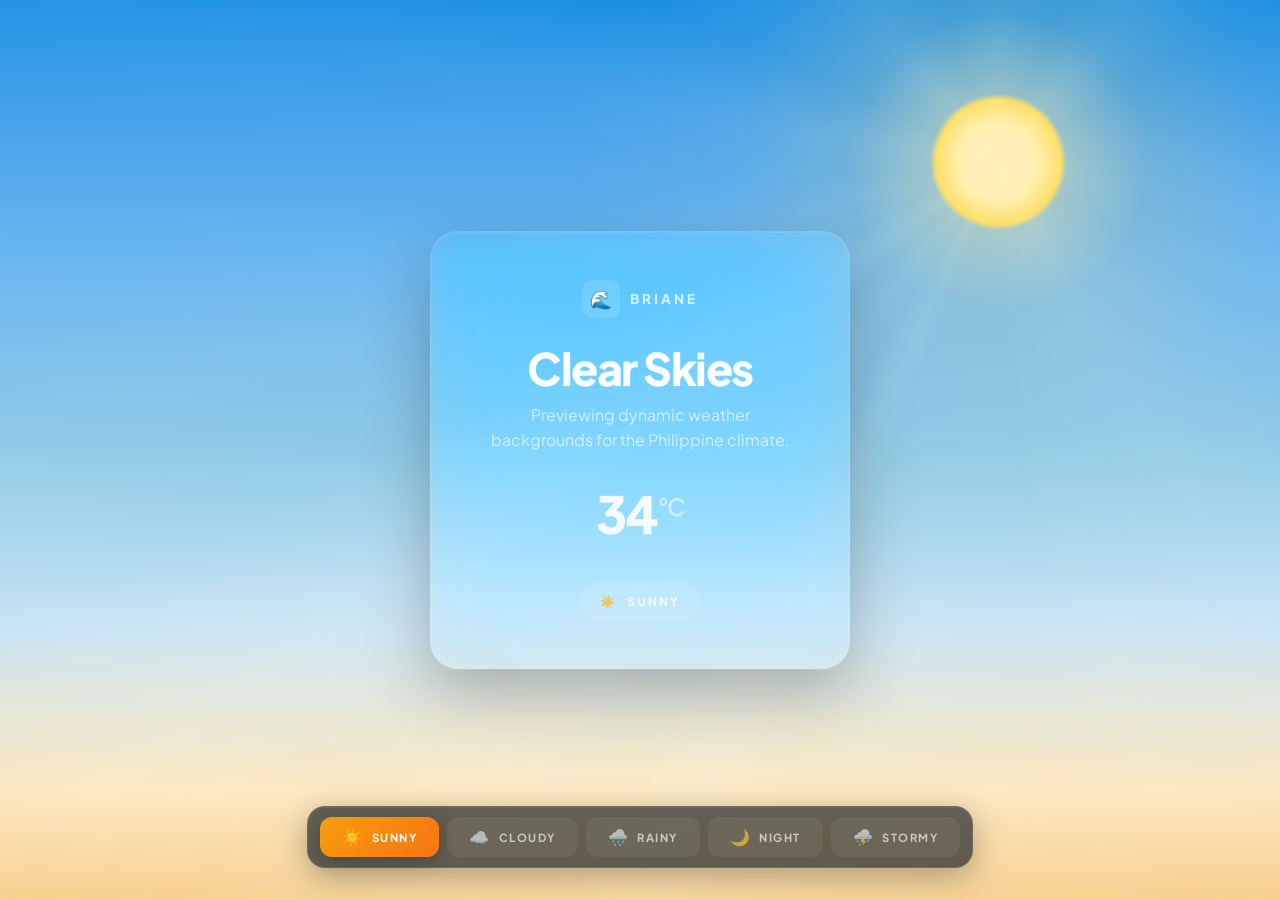
<file: background/preview.html>
<!DOCTYPE html>
<html lang="en">
<head>
    <meta charset="UTF-8">
    <meta name="viewport" content="width=device-width, initial-scale=1.0">
    <title>Weather Backgrounds Preview | BRIANE</title>
    <meta name="description" content="Preview immersive weather backgrounds for BRIANE — Philippine climate-inspired dynamic scenes.">
    <link rel="stylesheet" href="../style.css">
    <link rel="stylesheet" href="weather-backgrounds.css">
    <style>
        /* ── Preview Page Specific Styles ── */
        body {
            margin: 0;
            overflow: hidden;
            font-family: 'Plus Jakarta Sans', -apple-system, BlinkMacSystemFont, sans-serif;
        }

        /* ── Control Bar ── */
        .preview-controls {
            position: fixed;
            bottom: 32px;
            left: 50%;
            transform: translateX(-50%);
            background: rgba(15, 23, 42, 0.65);
            backdrop-filter: blur(24px) saturate(180%);
            -webkit-backdrop-filter: blur(24px) saturate(180%);
            padding: 10px 12px;
            border-radius: 18px;
            display: flex;
            gap: 8px;
            z-index: 1000;
            border: 1px solid rgba(255, 255, 255, 0.08);
            box-shadow:
                0 8px 32px rgba(0, 0, 0, 0.3),
                inset 0 1px 0 rgba(255, 255, 255, 0.06);
        }

        .preview-btn {
            position: relative;
            padding: 12px 22px;
            border: none;
            border-radius: 12px;
            font-weight: 700;
            cursor: pointer;
            transition: all 0.3s cubic-bezier(0.4, 0, 0.2, 1);
            text-transform: uppercase;
            font-size: 0.7rem;
            letter-spacing: 1.5px;
            font-family: inherit;
            display: flex;
            align-items: center;
            gap: 8px;
            background: rgba(255, 255, 255, 0.06);
            color: rgba(255, 255, 255, 0.65);
            overflow: hidden;
        }

        .preview-btn .btn-icon {
            font-size: 1rem;
            line-height: 1;
        }

        .preview-btn::before {
            content: '';
            position: absolute;
            inset: 0;
            border-radius: inherit;
            opacity: 0;
            transition: opacity 0.3s;
        }

        .preview-btn:hover {
            color: white;
            background: rgba(255, 255, 255, 0.12);
            transform: translateY(-1px);
            box-shadow: 0 4px 16px rgba(0, 0, 0, 0.2);
        }

        .preview-btn.active {
            color: white;
            box-shadow: 0 4px 20px rgba(0, 0, 0, 0.25);
        }

        .preview-btn.active.btn-sunny {
            background: linear-gradient(135deg, #f59e0b, #f97316);
        }
        .preview-btn.active.btn-cloudy {
            background: linear-gradient(135deg, #64748b, #475569);
        }
        .preview-btn.active.btn-rainy {
            background: linear-gradient(135deg, #0284c7, #0369a1);
        }
        .preview-btn.active.btn-night {
            background: linear-gradient(135deg, #312e81, #1e1b4b);
            box-shadow: 0 4px 20px rgba(79, 70, 229, 0.2);
        }
        .preview-btn.active.btn-stormy {
            background: linear-gradient(135deg, #dc2626, #991b1b);
        }

        /* ── Info Card ── */
        .sample-card {
            position: fixed;
            top: 50%;
            left: 50%;
            transform: translate(-50%, -50%);
            background: rgba(255, 255, 255, 0.08);
            backdrop-filter: blur(30px) saturate(160%);
            -webkit-backdrop-filter: blur(30px) saturate(160%);
            border: 1px solid rgba(255, 255, 255, 0.12);
            padding: 48px 42px;
            border-radius: 28px;
            width: 420px;
            max-width: 90vw;
            text-align: center;
            color: white;
            box-shadow:
                0 24px 64px rgba(0, 0, 0, 0.25),
                inset 0 1px 0 rgba(255, 255, 255, 0.08);
            transition: box-shadow 0.5s ease;
        }

        .card-brand {
            display: inline-flex;
            align-items: center;
            gap: 10px;
            margin-bottom: 24px;
        }

        .card-brand-icon {
            width: 38px;
            height: 38px;
            background: rgba(255, 255, 255, 0.12);
            border-radius: 10px;
            display: flex;
            align-items: center;
            justify-content: center;
            font-size: 1.1rem;
        }

        .card-brand-name {
            font-size: 0.85rem;
            font-weight: 800;
            letter-spacing: 3px;
            text-transform: uppercase;
            opacity: 0.7;
        }

        .sample-card h1 {
            font-size: 2.8rem;
            margin-bottom: 8px;
            font-weight: 800;
            letter-spacing: -1.5px;
            line-height: 1.15;
        }

        .sample-card .subtitle {
            opacity: 0.65;
            font-size: 1rem;
            line-height: 1.6;
            max-width: 300px;
            margin: 0 auto;
        }

        .weather-label {
            display: inline-block;
            margin-top: 28px;
            padding: 8px 20px;
            background: rgba(255, 255, 255, 0.1);
            border-radius: 100px;
            font-size: 0.75rem;
            font-weight: 700;
            letter-spacing: 2px;
            text-transform: uppercase;
            opacity: 0.8;
            transition: all 0.5s ease;
            border: 1px solid rgba(255, 255, 255, 0.08);
        }

        .weather-label .weather-emoji {
            margin-right: 6px;
        }

        /* ── Temperature Display ── */
        .temp-display {
            margin-top: 20px;
            font-size: 3.2rem;
            font-weight: 800;
            letter-spacing: -2px;
            opacity: 0.9;
        }

        .temp-display .deg {
            font-size: 1.5rem;
            font-weight: 600;
            opacity: 0.6;
            vertical-align: super;
        }

        /* ── Responsive ── */
        @media (max-width: 640px) {
            .preview-controls {
                bottom: 20px;
                gap: 5px;
                padding: 8px 10px;
                border-radius: 14px;
            }
            .preview-btn {
                padding: 10px 14px;
                font-size: 0.6rem;
            }
            .preview-btn .btn-label {
                display: none;
            }
            .sample-card {
                padding: 36px 28px;
            }
            .sample-card h1 {
                font-size: 2rem;
            }
        }
    </style>
</head>
<body>
    <!-- Background Container -->
    <div class="weather-bg-container bg-sunny"></div>

    <!-- Info Card -->
    <div class="sample-card" id="info-card">
        <div class="card-brand">
            <div class="card-brand-icon">🌊</div>
            <span class="card-brand-name">BRIANE</span>
        </div>
        <h1 id="card-title">Clear Skies</h1>
        <p class="subtitle">Previewing dynamic weather backgrounds for the Philippine climate.</p>
        <div class="temp-display" id="temp-display">34<span class="deg">°C</span></div>
        <div class="weather-label" id="weather-label">
            <span class="weather-emoji">☀️</span>
            <span id="label-text">Sunny</span>
        </div>
    </div>

    <!-- Controls -->
    <div class="preview-controls" id="controls">
        <button class="preview-btn btn-sunny active" data-type="sunny" id="btn-sunny">
            <span class="btn-icon">☀️</span>
            <span class="btn-label">Sunny</span>
        </button>
        <button class="preview-btn btn-cloudy" data-type="cloudy" id="btn-cloudy">
            <span class="btn-icon">☁️</span>
            <span class="btn-label">Cloudy</span>
        </button>
        <button class="preview-btn btn-rainy" data-type="rainy" id="btn-rainy">
            <span class="btn-icon">🌧️</span>
            <span class="btn-label">Rainy</span>
        </button>
        <button class="preview-btn btn-night" data-type="night" id="btn-night">
            <span class="btn-icon">🌙</span>
            <span class="btn-label">Night</span>
        </button>
        <button class="preview-btn btn-stormy" data-type="stormy" id="btn-stormy">
            <span class="btn-icon">⛈️</span>
            <span class="btn-label">Stormy</span>
        </button>
    </div>

    <script src="background-manager.js"></script>
    <script>
        (function () {
            const weatherData = {
                sunny:  { title: 'Clear Skies',       temp: '34', emoji: '☀️',  label: 'Sunny'  },
                cloudy: { title: 'Overcast',          temp: '29', emoji: '☁️',  label: 'Cloudy' },
                rainy:  { title: 'Heavy Monsoon',     temp: '25', emoji: '🌧️', label: 'Rainy'  },
                night:  { title: 'Clear Night',       temp: '27', emoji: '🌙',  label: 'Night'  },
                stormy: { title: 'Typhoon Warning',   temp: '23', emoji: '⛈️',  label: 'Stormy' },
            };

            const controls = document.getElementById('controls');
            const btns = controls.querySelectorAll('.preview-btn');

            function switchTo(type) {
                setWeatherBackground(type);

                // Update active button
                btns.forEach(b => b.classList.remove('active'));
                const activeBtn = controls.querySelector(`[data-type="${type}"]`);
                if (activeBtn) activeBtn.classList.add('active');

                // Update card info
                const data = weatherData[type] || weatherData.sunny;
                document.getElementById('card-title').textContent = data.title;
                document.getElementById('temp-display').innerHTML =
                    `${data.temp}<span class="deg">°C</span>`;
                document.querySelector('#weather-label .weather-emoji').textContent = data.emoji;
                document.getElementById('label-text').textContent = data.label;
            }

            // Attach click handlers
            btns.forEach(btn => {
                btn.addEventListener('click', () => switchTo(btn.dataset.type));
            });

            // Keyboard nav (1-5)
            document.addEventListener('keydown', (e) => {
                const keyMap = { '1': 'sunny', '2': 'cloudy', '3': 'rainy', '4': 'night', '5': 'stormy' };
                if (keyMap[e.key]) switchTo(keyMap[e.key]);
            });

            // Initialize
            switchTo('sunny');
        })();
    </script>
</body>
</html>
</file>
<file: style.css>
@import url('https://fonts.googleapis.com/css2?family=Plus+Jakarta+Sans:wght@300;400;500;600;700;800&display=swap');

:root {
    --primary: #6366f1;
    --primary-dark: #4f46e5;
    --primary-light: #eef2ff;
    --accent: #8b5cf6;
    --success: #10b981;
    --danger: #ef4444;
    --warning: #f59e0b;
    --background: #f8fafc;
    --surface: #ffffff;
    --text-main: #0f172a;
    --text-muted: #64748b;
    --border: #e2e8f0;
    --sidebar-bg: #111827;
    --sidebar-text: #9ca3af;
    --sidebar-active: #ffffff;
    --sidebar-item-hover: rgba(255, 255, 255, 0.05);
    --radius-lg: 20px;
    --radius-md: 12px;
    --shadow-sm: 0 1px 2px 0 rgb(0 0 0 / 0.05);
    --shadow-md: 0 4px 6px -1px rgb(0 0 0 / 0.1);
    --shadow-xl: 0 20px 25px -5px rgba(0, 0, 0, 0.1);
}

* {
    margin: 0;
    padding: 0;
    box-sizing: border-box;
    -webkit-tap-highlight-color: transparent;
}

body {
    font-family: 'Plus Jakarta Sans', sans-serif;
    background-color: var(--background);
    color: var(--text-main);
    line-height: 1.6;
    min-height: 100vh;
}

/* --- Layout --- */
.app-wrapper {
    display: flex;
    min-height: 100vh;
}

.sidebar {
    width: 280px;
    background-color: var(--sidebar-bg);
    color: white;
    padding: 2rem 1.25rem;
    display: flex;
    flex-direction: column;
    position: fixed;
    height: 100vh;
    z-index: 1000;
}

.main-viewport {
    flex: 1;
    margin-left: 280px;
    padding: 2.5rem;
    width: calc(100% - 280px);
    background-color: var(--background);
}

/* --- Sidebar Components --- */
.brand-area {
    display: flex;
    align-items: center;
    gap: 12px;
    margin-bottom: 3rem;
    padding-left: 0.5rem;
}

.brand-logo {
    width: 36px;
    height: 36px;
    background: var(--primary);
    border-radius: 10px;
    display: flex;
    align-items: center;
    justify-content: center;
    color: white;
}

.brand-name {
    font-size: 1.25rem;
    font-weight: 800;
    letter-spacing: -0.5px;
    color: white;
}

.nav-menu {
    flex: 1;
    display: flex;
    flex-direction: column;
    gap: 0.5rem;
}

.nav-link {
    display: flex;
    align-items: center;
    gap: 12px;
    padding: 0.75rem 1rem;
    color: var(--sidebar-text);
    text-decoration: none;
    border-radius: var(--radius-md);
    font-weight: 600;
    transition: all 0.2s;
    font-size: 0.95rem;
}

.nav-link:hover {
    background-color: var(--sidebar-item-hover);
    color: var(--sidebar-active);
}

.nav-link.active {
    background-color: var(--primary);
    color: white;
}

.nav-link svg { width: 20px; height: 20px; }

/* --- Page Components --- */
.page-header {
    display: flex;
    justify-content: space-between;
    align-items: center;
    margin-bottom: 2.5rem;
}

.header-title h1 {
    font-size: 1.75rem;
    font-weight: 800;
    letter-spacing: -1px;
}

.header-title p { color: var(--text-muted); font-size: 0.95rem; }

/* --- Cards & Grid --- */
.stat-grid {
    display: grid;
    grid-template-columns: repeat(auto-fit, minmax(300px, 1fr));
    gap: 1.5rem;
    margin-bottom: 2.5rem;
}

.ui-card {
    background: var(--surface);
    border: 1px solid var(--border);
    border-radius: var(--radius-lg);
    padding: 1.75rem;
    box-shadow: var(--shadow-sm);
}

.stat-label {
    font-size: 0.8rem;
    font-weight: 700;
    color: var(--text-muted);
    text-transform: uppercase;
    letter-spacing: 1px;
}

.stat-value {
    font-size: 2.5rem;
    font-weight: 800;
    color: var(--text-main);
}

/* --- Buttons & Inputs --- */
.input-control {
    width: 100%;
    padding: 0.75rem 1rem;
    background: #f8fafc;
    border: 1px solid var(--border);
    border-radius: var(--radius-md);
    font-family: inherit;
    font-size: 0.95rem;
    font-weight: 600;
    color: var(--text-main);
    transition: all 0.2s;
}

.input-control:focus {
    outline: none;
    border-color: var(--primary);
    background: white;
    box-shadow: 0 0 0 4px var(--primary-light);
}

.btn-action {
    background: var(--primary);
    color: white;
    padding: 0.75rem 1.5rem;
    border-radius: var(--radius-md);
    font-weight: 700;
    border: none;
    cursor: pointer;
    transition: all 0.2s;
}

.btn-action:hover { background: var(--primary-dark); transform: translateY(-1px); }

/* --- Terminal Style Logs --- */
.log-terminal {
    background: #0f172a;
    border-radius: var(--radius-md);
    padding: 1.25rem;
    max-height: 250px;
    overflow-y: auto;
    font-family: 'JetBrains Mono', monospace;
    border: 1px solid #1e293b;
}

.log-entry {
    padding-bottom: 10px;
    margin-bottom: 10px;
    border-bottom: 1px solid #1e293b;
}

.log-header { display: flex; justify-content: space-between; margin-bottom: 4px; }
.log-type { font-weight: 800; text-transform: uppercase; font-size: 0.7rem; }
.log-time { color: #64748b; font-size: 0.7rem; }
.log-msg { color: #e2e8f0; font-size: 0.85rem; line-height: 1.4; }

/* --- Responsive --- */
@media (max-width: 1024px) {
    .sidebar { width: 80px; padding: 2rem 0.5rem; }
    .brand-name, .nav-link span:last-child { display: none; }
    .main-viewport { margin-left: 80px; width: calc(100% - 80px); }
    .nav-link { justify-content: center; }
}

@media (max-width: 768px) {
    .stat-grid { grid-template-columns: 1fr !important; }
    .page-header { flex-direction: column; align-items: flex-start; gap: 1rem; }
}
</file>
<file: background/weather-backgrounds.css>
/* ═══════════════════════════════════════════════════════════════
   BRIANE — Realistic Dynamic Weather Backgrounds
   Philippine climate-inspired, immersive & multi-layered
   ═══════════════════════════════════════════════════════════════ */

/* --- Container --- */
.weather-bg-container {
    position: fixed;
    top: 0;
    left: 0;
    width: 100vw;
    height: 100vh;
    z-index: -1;
    overflow: hidden;
    transition: background 2s cubic-bezier(0.4, 0, 0.2, 1);
}

/* Shared pseudo-element base */
.weather-bg-container::before,
.weather-bg-container::after {
    content: '';
    position: absolute;
    inset: 0;
    pointer-events: none;
}


/* ═══════════════════════════════════════════════════════════
   ☀  SUNNY — Tropical Philippine Noon
   Warm golden sky + volumetric sun + atmospheric haze
   ═══════════════════════════════════════════════════════════ */
.bg-sunny {
    background:
        /* High-altitude haze */
        radial-gradient(ellipse 120% 60% at 50% 100%, rgba(255, 248, 230, 0.35) 0%, transparent 70%),
        /* Atmospheric scatter — warm horizon */
        linear-gradient(
            to bottom,
            #1a8fe3 0%,
            #47a3eb 15%,
            #6cb8f0 30%,
            #8ecae6 50%,
            #c8e4f5 70%,
            #fce4b8 88%,
            #f5c67a 100%
        );
}

/* Sun disc with corona glow */
.bg-sunny::before {
    background:
        /* Outer corona — very soft */
        radial-gradient(circle at 78% 18%, rgba(255, 236, 179, 0.12) 0%, transparent 35%),
        /* Mid glow — warm */
        radial-gradient(circle at 78% 18%, rgba(255, 213, 79, 0.2) 0%, transparent 22%),
        /* Inner bright glow */
        radial-gradient(circle at 78% 18%, rgba(255, 241, 200, 0.5) 0%, transparent 12%),
        /* Sun disc */
        radial-gradient(circle at 78% 18%, #fffde7 0%, #fff9c4 3%, #fdd835 5%, transparent 5.5%);
    animation: sunPulse 10s ease-in-out infinite alternate;
}

/* Light rays streaming from the sun */
.bg-sunny::after {
    background:
        /* Crepuscular rays */
        conic-gradient(
            from 200deg at 78% 18%,
            transparent 0deg,
            rgba(255, 248, 220, 0.06) 5deg,
            transparent 12deg,
            rgba(255, 248, 220, 0.04) 20deg,
            transparent 28deg,
            rgba(255, 248, 220, 0.07) 35deg,
            transparent 45deg,
            rgba(255, 248, 220, 0.03) 55deg,
            transparent 65deg,
            rgba(255, 248, 220, 0.05) 80deg,
            transparent 95deg,
            rgba(255, 248, 220, 0.06) 120deg,
            transparent 140deg,
            rgba(255, 248, 220, 0.04) 160deg,
            transparent 180deg,
            rgba(255, 248, 220, 0.05) 200deg,
            transparent 220deg,
            rgba(255, 248, 220, 0.03) 260deg,
            transparent 280deg,
            rgba(255, 248, 220, 0.06) 310deg,
            transparent 340deg,
            transparent 360deg
        );
    transform-origin: 78% 18%;
    animation: raysRotate 120s linear infinite;
    mix-blend-mode: screen;
}


/* ═══════════════════════════════════════════════════════════
   ☁  CLOUDY — Overcast Philippine Afternoon
   Layered grey tones + drifting cloud textures
   ═══════════════════════════════════════════════════════════ */
.bg-cloudy {
    background:
        /* Ground haze */
        radial-gradient(ellipse 150% 50% at 50% 100%, rgba(176, 190, 197, 0.4) 0%, transparent 60%),
        /* Sky gradient: steel-grey overcast */
        linear-gradient(
            175deg,
            #78909c 0%,
            #90a4ae 15%,
            #a8b9c4 30%,
            #b0bec5 50%,
            #9eacb5 70%,
            #7d8d97 90%,
            #607d8b 100%
        );
}

/* Cloud layer 1 — large, slow, foreground */
.bg-cloudy::before {
    background:
        /* Big soft cloud blobs */
        radial-gradient(ellipse 350px 120px at 20% 25%, rgba(255, 255, 255, 0.18) 0%, transparent 70%),
        radial-gradient(ellipse 280px 100px at 60% 15%, rgba(255, 255, 255, 0.15) 0%, transparent 70%),
        radial-gradient(ellipse 400px 130px at 85% 35%, rgba(255, 255, 255, 0.12) 0%, transparent 70%),
        radial-gradient(ellipse 320px 110px at 40% 55%, rgba(236, 239, 241, 0.14) 0%, transparent 70%),
        radial-gradient(ellipse 380px 100px at 15% 70%, rgba(255, 255, 255, 0.1) 0%, transparent 70%),
        radial-gradient(ellipse 300px 90px at 70% 65%, rgba(255, 255, 255, 0.12) 0%, transparent 70%);
    animation: cloudDrift 80s linear infinite;
}

/* Cloud layer 2 — smaller, faster, darker (depth) */
.bg-cloudy::after {
    background:
        radial-gradient(ellipse 220px 80px at 30% 20%, rgba(176, 190, 197, 0.2) 0%, transparent 70%),
        radial-gradient(ellipse 260px 90px at 75% 40%, rgba(176, 190, 197, 0.18) 0%, transparent 70%),
        radial-gradient(ellipse 200px 70px at 10% 50%, rgba(176, 190, 197, 0.15) 0%, transparent 70%),
        radial-gradient(ellipse 240px 85px at 55% 75%, rgba(176, 190, 197, 0.12) 0%, transparent 70%);
    animation: cloudDrift 55s linear infinite reverse;
    opacity: 0.8;
}


/* ═══════════════════════════════════════════════════════════
   🌧  RAINY — Heavy Philippine Monsoon (Habagat)
   Dark moody sky + atmospheric fog (rain via canvas particles)
   ═══════════════════════════════════════════════════════════ */
.bg-rainy {
    background:
        /* Ground moisture / mist */
        radial-gradient(ellipse 140% 35% at 50% 105%, rgba(144, 164, 174, 0.25) 0%, transparent 70%),
        /* Dark monsoon sky */
        linear-gradient(
            to bottom,
            #1a2a32 0%,
            #1e3a44 20%,
            #234e5c 40%,
            #2a5d6e 55%,
            #2c5364 70%,
            #253d47 90%,
            #1a2e36 100%
        );
}

/* Atmospheric fog layer — drifting mist */
.bg-rainy::before {
    background:
        radial-gradient(ellipse 400px 150px at 15% 60%, rgba(144, 164, 174, 0.12) 0%, transparent 70%),
        radial-gradient(ellipse 350px 120px at 70% 40%, rgba(144, 164, 174, 0.1) 0%, transparent 70%),
        radial-gradient(ellipse 500px 160px at 45% 80%, rgba(176, 190, 197, 0.08) 0%, transparent 70%);
    animation: cloudDrift 60s linear infinite;
}

/* Low cloud cover — darker wisps */
.bg-rainy::after {
    background:
        radial-gradient(ellipse 300px 100px at 25% 30%, rgba(38, 50, 56, 0.15) 0%, transparent 70%),
        radial-gradient(ellipse 450px 130px at 80% 25%, rgba(38, 50, 56, 0.12) 0%, transparent 70%),
        radial-gradient(ellipse 350px 110px at 55% 50%, rgba(55, 71, 79, 0.1) 0%, transparent 70%);
    animation: cloudDrift 45s linear infinite reverse;
    opacity: 0.7;
}


/* ═══════════════════════════════════════════════════════════
   🌙  NIGHT — Clear Philippine Night Sky
   Deep blue-black sky + stars + moon glow + ambient light
   ═══════════════════════════════════════════════════════════ */
.bg-night {
    background:
        /* City glow on horizon */
        radial-gradient(ellipse 120% 30% at 50% 105%, rgba(30, 58, 95, 0.3) 0%, transparent 60%),
        radial-gradient(ellipse 60% 20% at 30% 102%, rgba(255, 167, 38, 0.06) 0%, transparent 50%),
        /* Deep night sky */
        radial-gradient(
            ellipse 100% 100% at 50% 0%,
            #0a0e1a 0%,
            #0d1321 30%,
            #111b2e 50%,
            #152238 70%,
            #1a2d4a 100%
        );
}

/* Stars + Moon */
.bg-night::before {
    background:
        /* Moon glow outer */
        radial-gradient(circle at 25% 20%, rgba(200, 220, 255, 0.06) 0%, transparent 18%),
        /* Moon glow inner */
        radial-gradient(circle at 25% 20%, rgba(220, 230, 255, 0.15) 0%, transparent 8%),
        /* Moon disc */
        radial-gradient(circle at 25% 20%, #e8eef5 0%, #d0dae8 2.5%, transparent 3%),
        /* Stars — various sizes and intensities */
        radial-gradient(1.5px 1.5px at 10% 15%, #ffffff 50%, transparent 100%),
        radial-gradient(1px 1px at 25% 8%, #e0e0e0 50%, transparent 100%),
        radial-gradient(2px 2px at 45% 12%, #ffffff 50%, transparent 100%),
        radial-gradient(1px 1px at 60% 5%, #cccccc 50%, transparent 100%),
        radial-gradient(1.5px 1.5px at 75% 22%, #ffffff 50%, transparent 100%),
        radial-gradient(1px 1px at 88% 10%, #e0e0e0 50%, transparent 100%),
        radial-gradient(1px 1px at 15% 35%, #dddddd 50%, transparent 100%),
        radial-gradient(2px 2px at 35% 28%, #ffffff 50%, transparent 100%),
        radial-gradient(1px 1px at 55% 40%, #cccccc 50%, transparent 100%),
        radial-gradient(1.5px 1.5px at 70% 32%, #ffffff 50%, transparent 100%),
        radial-gradient(1px 1px at 92% 38%, #e0e0e0 50%, transparent 100%),
        radial-gradient(1px 1px at 5% 52%, #dddddd 50%, transparent 100%),
        radial-gradient(1.5px 1.5px at 20% 60%, #ffffff 50%, transparent 100%),
        radial-gradient(1px 1px at 40% 55%, #cccccc 50%, transparent 100%),
        radial-gradient(2px 2px at 65% 48%, #ffffff 50%, transparent 100%),
        radial-gradient(1px 1px at 80% 58%, #e0e0e0 50%, transparent 100%),
        radial-gradient(1px 1px at 50% 70%, #dddddd 50%, transparent 100%),
        radial-gradient(1.5px 1.5px at 30% 75%, #ffffff 50%, transparent 100%),
        radial-gradient(1px 1px at 85% 72%, #cccccc 50%, transparent 100%),
        radial-gradient(1px 1px at 95% 65%, #e0e0e0 50%, transparent 100%);
    animation: starsTwinkle 6s ease-in-out infinite alternate;
}

/* Subtle atmospheric shimmer */
.bg-night::after {
    background:
        radial-gradient(ellipse 80% 30% at 50% 0%, rgba(100, 140, 200, 0.03) 0%, transparent 100%);
    animation: nightGlow 12s ease-in-out infinite alternate;
}


/* ═══════════════════════════════════════════════════════════
   ⛈  STORMY — Philippine Typhoon (Bagyo)
   Near-black sky + violent rain + lightning flashes
   ═══════════════════════════════════════════════════════════ */
.bg-stormy {
    background:
        /* Eerie green-grey underlighting */
        radial-gradient(ellipse 100% 40% at 50% 100%, rgba(55, 71, 79, 0.3) 0%, transparent 60%),
        /* Turbulent dark sky */
        linear-gradient(
            170deg,
            #0a0f12 0%,
            #111a1f 15%,
            #1a252c 30%,
            #151e24 50%,
            #0d1418 70%,
            #0a0f12 100%
        );
}

/* Lightning flash layer (rain handled by canvas particles) */
.bg-stormy::before {
    animation: lightningFlash 6s ease-out infinite;
}

/* Swirling cloud layer with green undertone */
.bg-stormy::after {
    background:
        /* Turbulent cloud formations */
        radial-gradient(ellipse 500px 180px at 20% 30%, rgba(38, 50, 56, 0.5) 0%, transparent 70%),
        radial-gradient(ellipse 400px 150px at 70% 20%, rgba(38, 50, 56, 0.4) 0%, transparent 70%),
        radial-gradient(ellipse 600px 200px at 50% 45%, rgba(33, 33, 33, 0.3) 0%, transparent 70%),
        /* Eerie green-grey tint (typhoon signature) */
        radial-gradient(ellipse 100% 60% at 50% 50%, rgba(69, 90, 100, 0.08) 0%, transparent 70%);
    animation: stormClouds 30s ease-in-out infinite alternate;
}


/* ═══════════════════════════════════════════════════════════
   🎬  ANIMATIONS
   ═══════════════════════════════════════════════════════════ */

/* Sunny */
@keyframes sunPulse {
    0%   { opacity: 0.85; filter: brightness(0.95); }
    100% { opacity: 1;    filter: brightness(1.05); }
}

@keyframes raysRotate {
    from { transform: rotate(0deg); }
    to   { transform: rotate(360deg); }
}

/* Cloudy */
@keyframes cloudDrift {
    0%   { transform: translateX(-8%); }
    100% { transform: translateX(8%); }
}

/* Night */
@keyframes starsTwinkle {
    0%   { opacity: 0.5; }
    30%  { opacity: 0.8; }
    60%  { opacity: 0.55; }
    100% { opacity: 1; }
}

@keyframes nightGlow {
    0%   { opacity: 0.3; }
    100% { opacity: 0.7; }
}

@keyframes lightningFlash {
    0%   { background-color: transparent; }
    92%  { background-color: transparent; }
    93%  { background-color: rgba(200, 220, 255, 0.35); }
    94%  { background-color: transparent; }
    96%  { background-color: rgba(180, 200, 240, 0.2); }
    97%  { background-color: transparent; }
    98%  { background-color: rgba(200, 220, 255, 0.12); }
    100% { background-color: transparent; }
}

@keyframes stormClouds {
    0%   { transform: translateX(-3%) scale(1); }
    50%  { transform: translateX(2%) scale(1.02); }
    100% { transform: translateX(-1%) scale(1); }
}


/* ═══════════════════════════════════════════════════════════
   ♿  REDUCED MOTION — respect user preferences
   ═══════════════════════════════════════════════════════════ */
@media (prefers-reduced-motion: reduce) {
    .weather-bg-container,
    .weather-bg-container::before,
    .weather-bg-container::after {
        animation: none !important;
        transition: none !important;
    }
}
</file>
